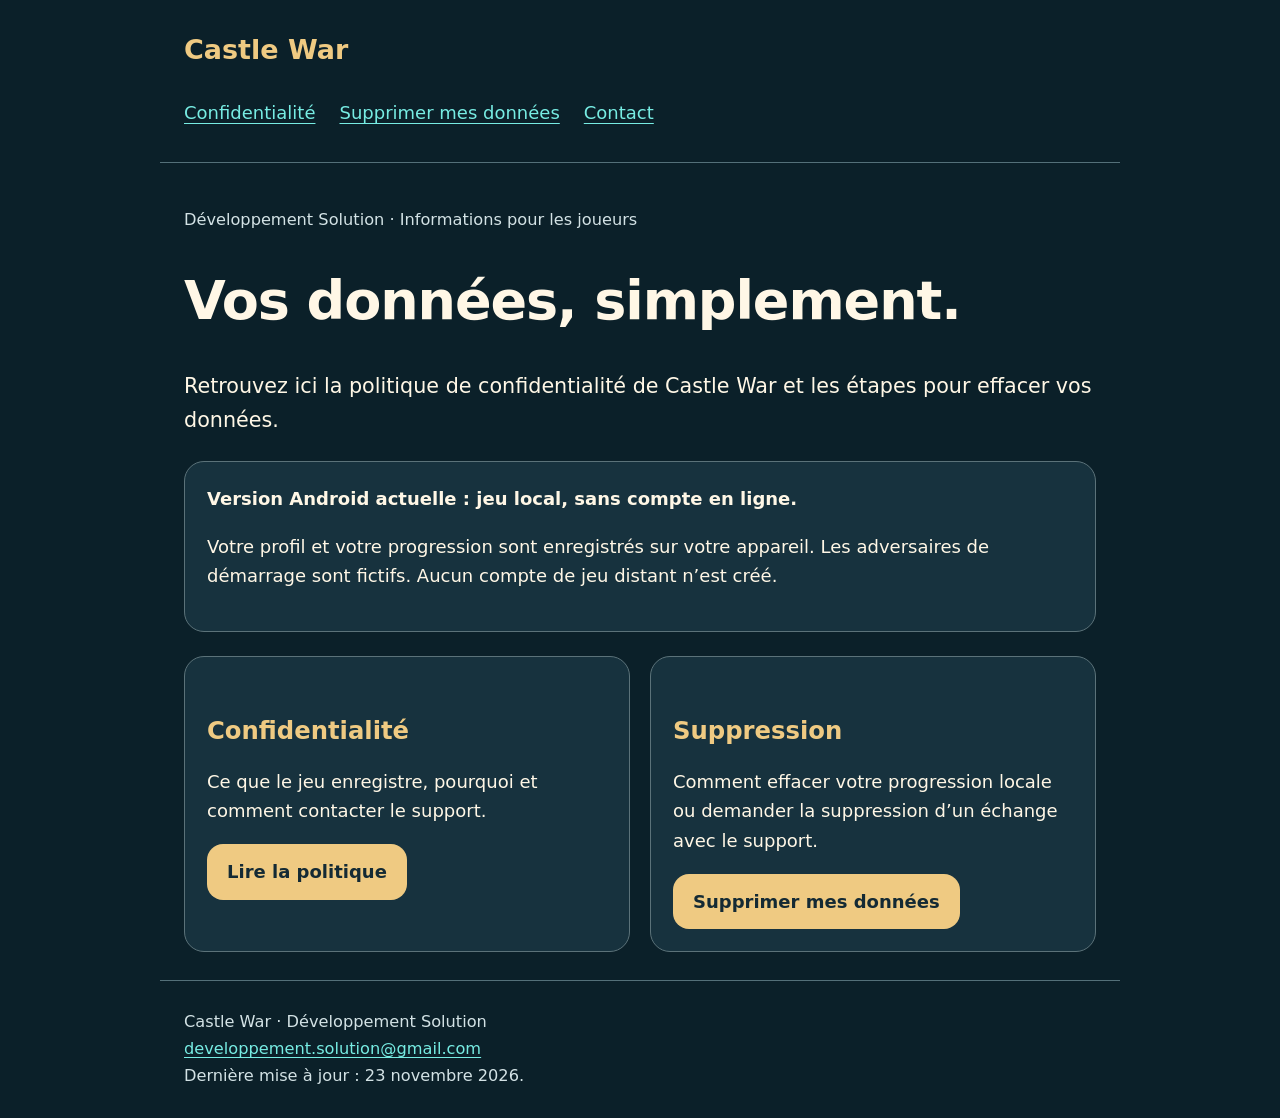
<file: index.html>
<!doctype html>
<html lang="fr"><head><meta charset="utf-8"><meta name="viewport" content="width=device-width,initial-scale=1"><title>Castle War — Confidentialité et données</title><meta name="description" content="Les informations de confidentialité, les étapes pour supprimer vos données et le contact de support de Castle War."><link rel="stylesheet" href="site.css"></head>
<body><header><a href="index.html">Castle War</a><nav aria-label="Navigation"><a href="privacy.html">Confidentialité</a><a href="delete-data.html">Supprimer mes données</a><a href="mailto:developpement.solution@gmail.com?subject=Castle%20War%20-%20Support">Contact</a></nav></header>
<main><p class="date">Développement Solution · Informations pour les joueurs</p><h1>Vos données, simplement.</h1><p class="lead">Retrouvez ici la politique de confidentialité de Castle War et les étapes pour effacer vos données.</p><div class="notice"><strong>Version Android actuelle : jeu local, sans compte en ligne.</strong><p>Votre profil et votre progression sont enregistrés sur votre appareil. Les adversaires de démarrage sont fictifs. Aucun compte de jeu distant n’est créé.</p></div><div class="cards"><section class="card"><h2>Confidentialité</h2><p>Ce que le jeu enregistre, pourquoi et comment contacter le support.</p><a class="button" href="privacy.html">Lire la politique</a></section><section class="card"><h2>Suppression</h2><p>Comment effacer votre progression locale ou demander la suppression d’un échange avec le support.</p><a class="button" href="delete-data.html">Supprimer mes données</a></section></div></main>
<footer>Castle War · Développement Solution<br><a href="mailto:developpement.solution@gmail.com">developpement.solution@gmail.com</a><br>Dernière mise à jour : 23 novembre 2026.</footer></body></html>
</file>
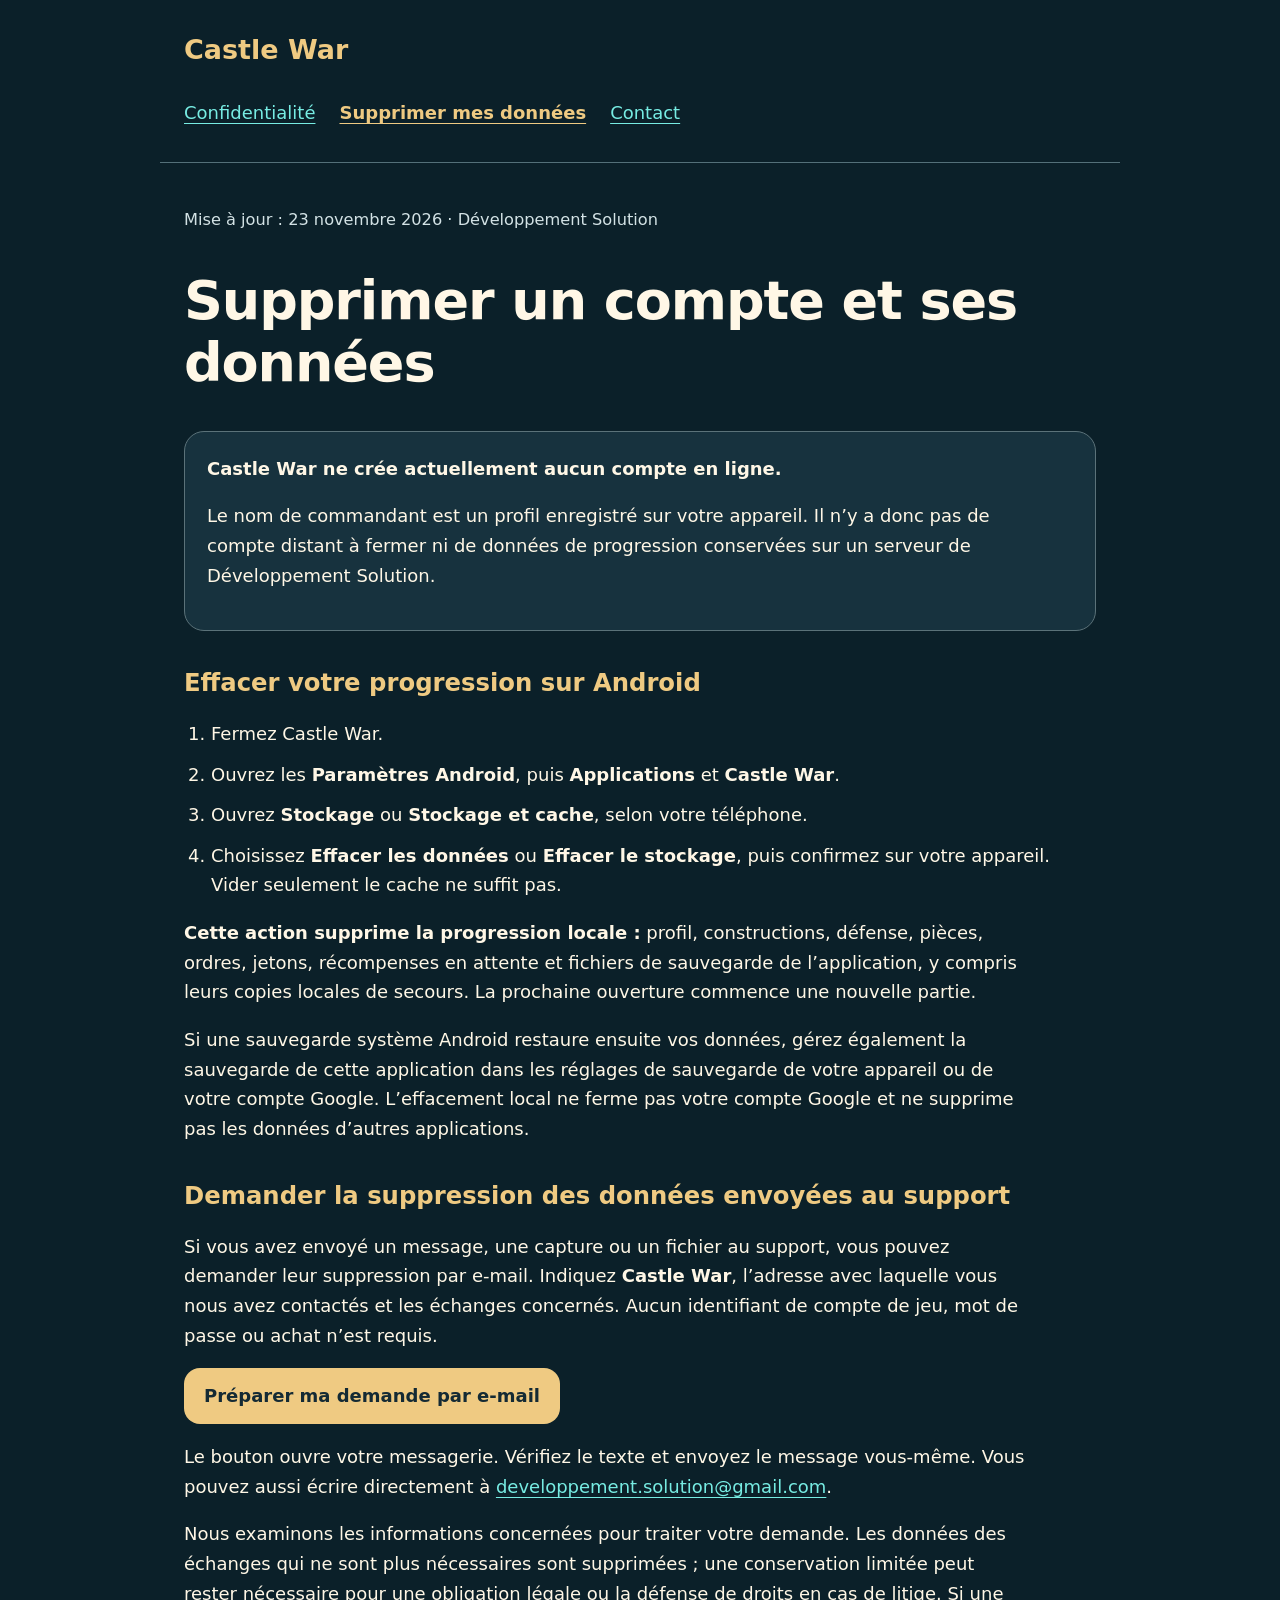
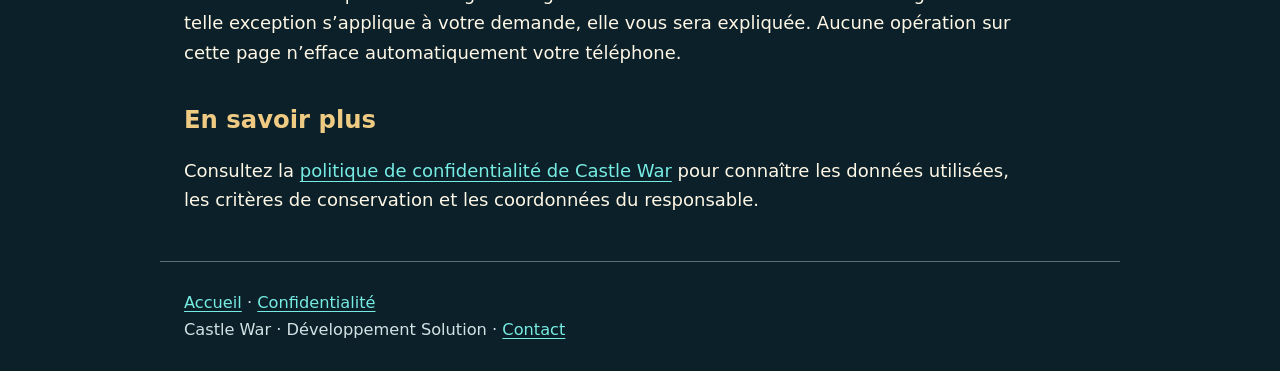
<file: delete-data.html>
<!doctype html>
<html lang="fr"><head><meta charset="utf-8"><meta name="viewport" content="width=device-width,initial-scale=1"><title>Castle War — Supprimer un compte et ses données</title><meta name="description" content="Comment supprimer les données de Castle War et contacter Développement Solution pour une demande de suppression."><link rel="stylesheet" href="site.css"></head>
<body><header><a href="index.html">Castle War</a><nav aria-label="Navigation"><a href="privacy.html">Confidentialité</a><a href="delete-data.html" aria-current="page">Supprimer mes données</a><a href="mailto:developpement.solution@gmail.com?subject=Castle%20War%20-%20Suppression%20de%20donn%C3%A9es">Contact</a></nav></header>
<main><p class="date">Mise à jour : 23 novembre 2026 · Développement Solution</p><h1>Supprimer un compte et ses données</h1><div class="notice"><strong>Castle War ne crée actuellement aucun compte en ligne.</strong><p>Le nom de commandant est un profil enregistré sur votre appareil. Il n’y a donc pas de compte distant à fermer ni de données de progression conservées sur un serveur de Développement Solution.</p></div>
<section><h2>Effacer votre progression sur Android</h2><ol><li>Fermez Castle War.</li><li>Ouvrez les <strong>Paramètres Android</strong>, puis <strong>Applications</strong> et <strong>Castle War</strong>.</li><li>Ouvrez <strong>Stockage</strong> ou <strong>Stockage et cache</strong>, selon votre téléphone.</li><li>Choisissez <strong>Effacer les données</strong> ou <strong>Effacer le stockage</strong>, puis confirmez sur votre appareil. Vider seulement le cache ne suffit pas.</li></ol><p><strong>Cette action supprime la progression locale :</strong> profil, constructions, défense, pièces, ordres, jetons, récompenses en attente et fichiers de sauvegarde de l’application, y compris leurs copies locales de secours. La prochaine ouverture commence une nouvelle partie.</p><p>Si une sauvegarde système Android restaure ensuite vos données, gérez également la sauvegarde de cette application dans les réglages de sauvegarde de votre appareil ou de votre compte Google. L’effacement local ne ferme pas votre compte Google et ne supprime pas les données d’autres applications.</p></section>
<section><h2>Demander la suppression des données envoyées au support</h2><p>Si vous avez envoyé un message, une capture ou un fichier au support, vous pouvez demander leur suppression par e-mail. Indiquez <strong>Castle War</strong>, l’adresse avec laquelle vous nous avez contactés et les échanges concernés. Aucun identifiant de compte de jeu, mot de passe ou achat n’est requis.</p><a class="button" href="mailto:developpement.solution@gmail.com?subject=Castle%20War%20-%20Demande%20de%20suppression%20de%20donn%C3%A9es&amp;body=Bonjour%2C%0AJe%20souhaite%20demander%20la%20suppression%20des%20donn%C3%A9es%20que%20j%27ai%20transmises%20au%20support%20de%20Castle%20War.%0AAdresse%20utilis%C3%A9e%20pour%20mes%20%C3%A9changes%20%3A%0A%C3%89changes%20ou%20fichiers%20concern%C3%A9s%20%3A%0AMerci.">Préparer ma demande par e-mail</a><p>Le bouton ouvre votre messagerie. Vérifiez le texte et envoyez le message vous-même. Vous pouvez aussi écrire directement à <a href="mailto:developpement.solution@gmail.com">developpement.solution@gmail.com</a>.</p><p>Nous examinons les informations concernées pour traiter votre demande. Les données des échanges qui ne sont plus nécessaires sont supprimées ; une conservation limitée peut rester nécessaire pour une obligation légale ou la défense de droits en cas de litige. Si une telle exception s’applique à votre demande, elle vous sera expliquée. Aucune opération sur cette page n’efface automatiquement votre téléphone.</p></section>
<section><h2>En savoir plus</h2><p>Consultez la <a href="privacy.html">politique de confidentialité de Castle War</a> pour connaître les données utilisées, les critères de conservation et les coordonnées du responsable.</p></section></main><footer><a href="index.html">Accueil</a> · <a href="privacy.html">Confidentialité</a><br>Castle War · Développement Solution · <a href="mailto:developpement.solution@gmail.com">Contact</a></footer></body></html>
</file>
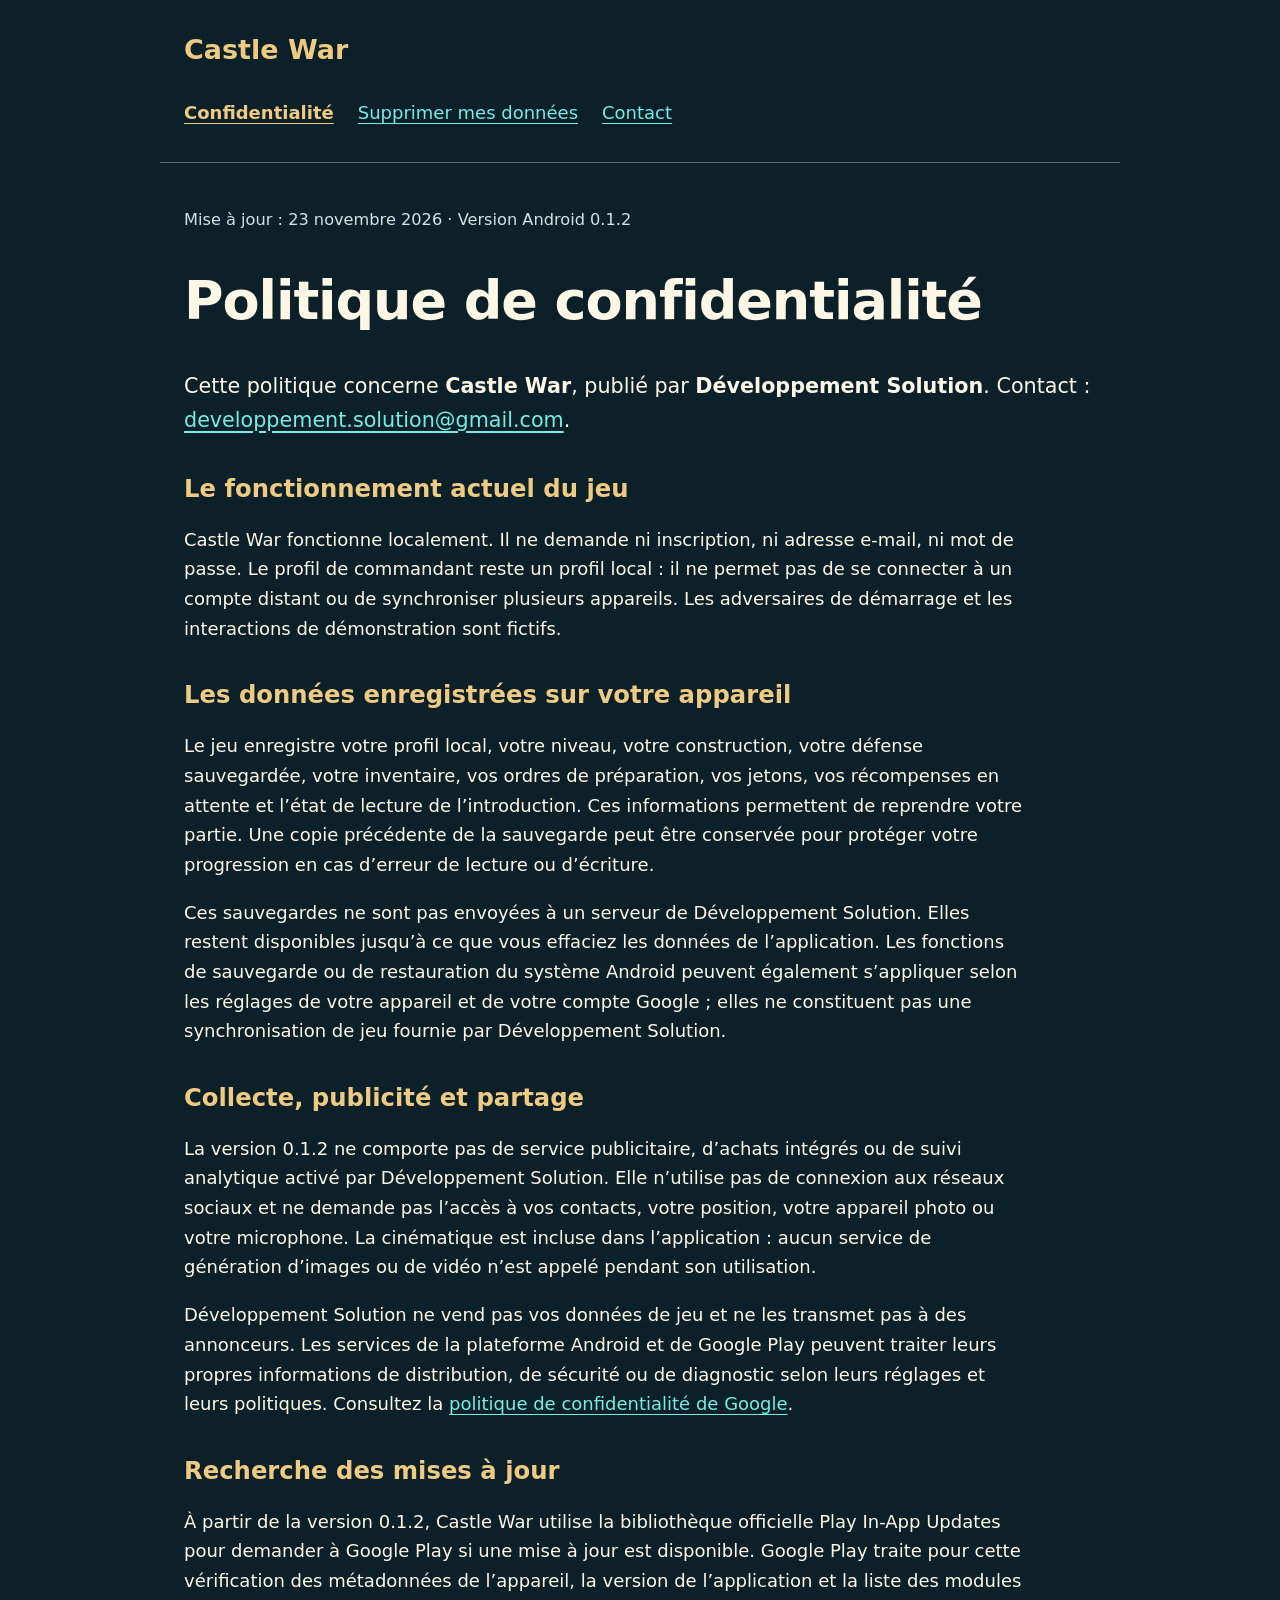
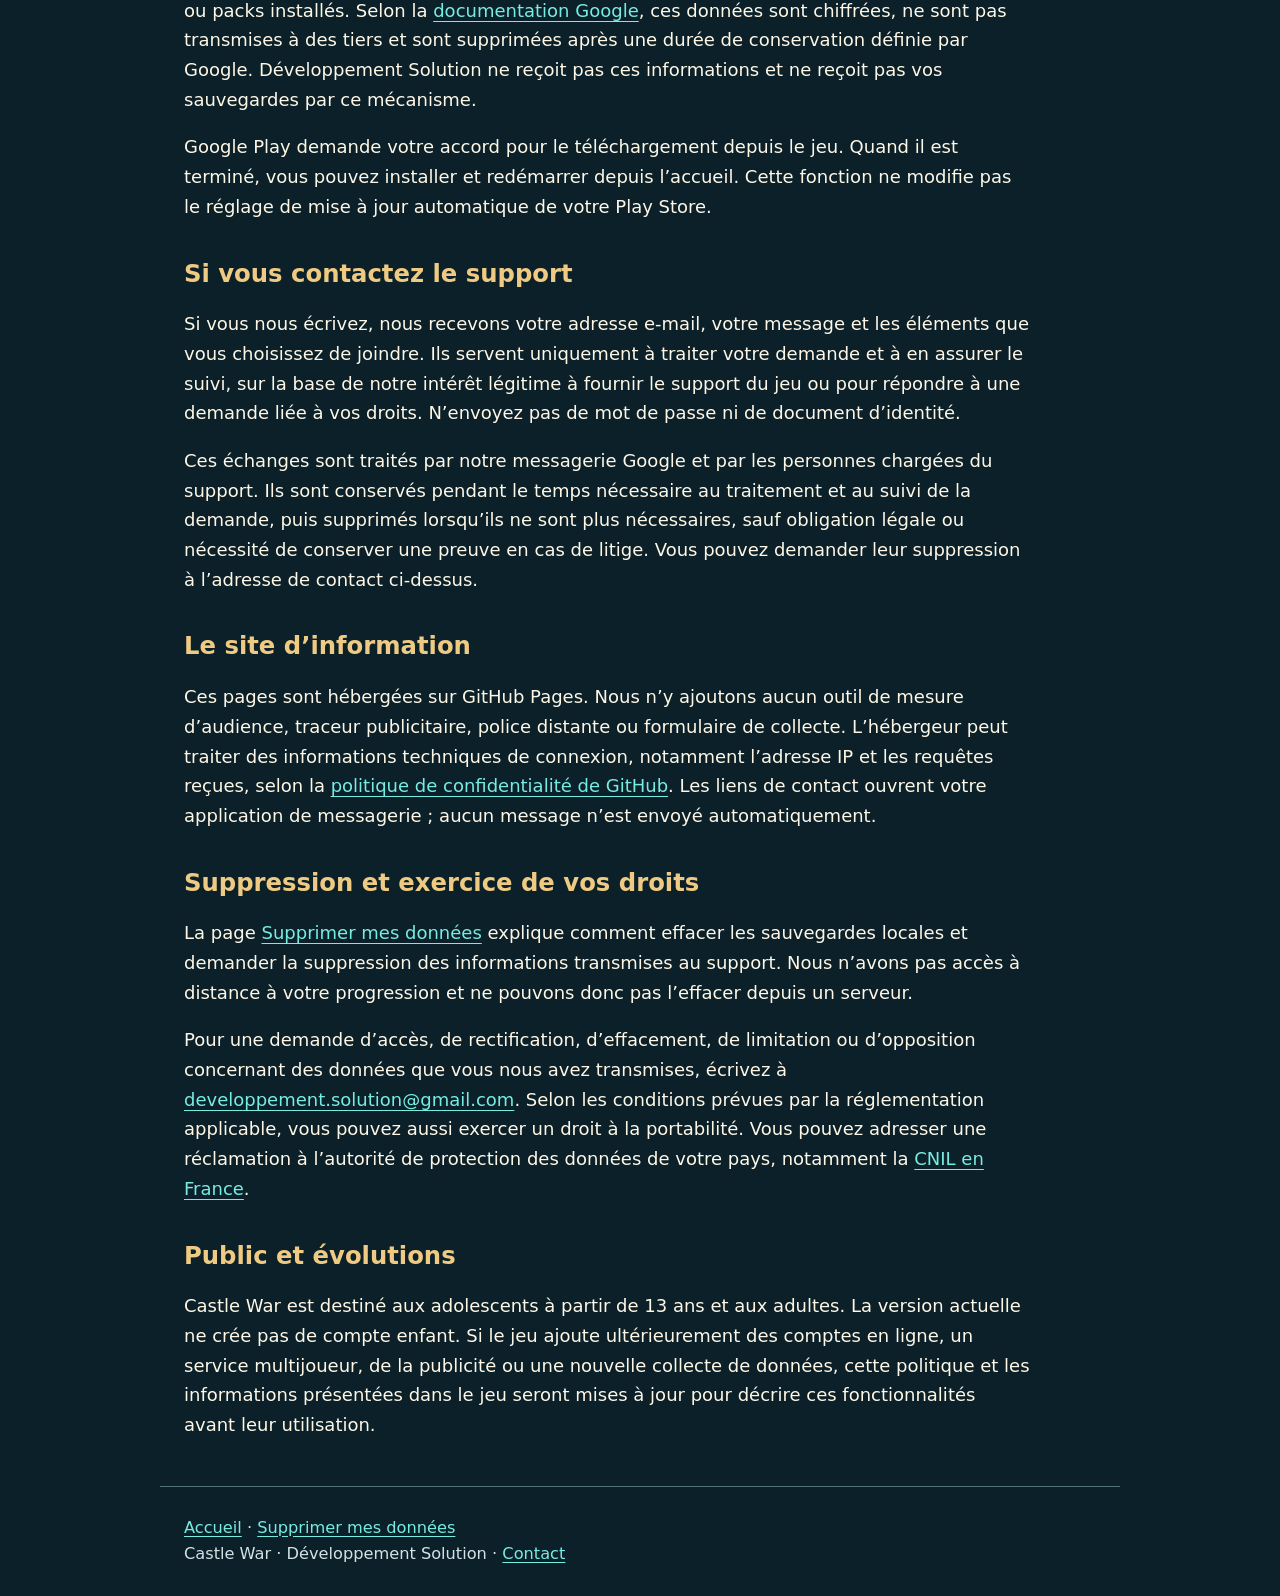
<file: privacy.html>
<!doctype html>
<html lang="fr"><head><meta charset="utf-8"><meta name="viewport" content="width=device-width,initial-scale=1"><title>Castle War — Politique de confidentialité</title><meta name="description" content="Politique de confidentialité de Castle War, publié par Développement Solution."><link rel="stylesheet" href="site.css"></head>
<body><header><a href="index.html">Castle War</a><nav aria-label="Navigation"><a href="privacy.html" aria-current="page">Confidentialité</a><a href="delete-data.html">Supprimer mes données</a><a href="mailto:developpement.solution@gmail.com?subject=Castle%20War%20-%20Confidentialit%C3%A9">Contact</a></nav></header>
<main><p class="date">Mise à jour : 23 novembre 2026 · Version Android 0.1.2</p><h1>Politique de confidentialité</h1><p class="lead">Cette politique concerne <strong>Castle War</strong>, publié par <strong>Développement Solution</strong>. Contact : <a href="mailto:developpement.solution@gmail.com">developpement.solution@gmail.com</a>.</p>
<section><h2>Le fonctionnement actuel du jeu</h2><p>Castle War fonctionne localement. Il ne demande ni inscription, ni adresse e-mail, ni mot de passe. Le profil de commandant reste un profil local : il ne permet pas de se connecter à un compte distant ou de synchroniser plusieurs appareils. Les adversaires de démarrage et les interactions de démonstration sont fictifs.</p></section>
<section><h2>Les données enregistrées sur votre appareil</h2><p>Le jeu enregistre votre profil local, votre niveau, votre construction, votre défense sauvegardée, votre inventaire, vos ordres de préparation, vos jetons, vos récompenses en attente et l’état de lecture de l’introduction. Ces informations permettent de reprendre votre partie. Une copie précédente de la sauvegarde peut être conservée pour protéger votre progression en cas d’erreur de lecture ou d’écriture.</p><p>Ces sauvegardes ne sont pas envoyées à un serveur de Développement Solution. Elles restent disponibles jusqu’à ce que vous effaciez les données de l’application. Les fonctions de sauvegarde ou de restauration du système Android peuvent également s’appliquer selon les réglages de votre appareil et de votre compte Google ; elles ne constituent pas une synchronisation de jeu fournie par Développement Solution.</p></section>
<section><h2>Collecte, publicité et partage</h2><p>La version 0.1.2 ne comporte pas de service publicitaire, d’achats intégrés ou de suivi analytique activé par Développement Solution. Elle n’utilise pas de connexion aux réseaux sociaux et ne demande pas l’accès à vos contacts, votre position, votre appareil photo ou votre microphone. La cinématique est incluse dans l’application : aucun service de génération d’images ou de vidéo n’est appelé pendant son utilisation.</p><p>Développement Solution ne vend pas vos données de jeu et ne les transmet pas à des annonceurs. Les services de la plateforme Android et de Google Play peuvent traiter leurs propres informations de distribution, de sécurité ou de diagnostic selon leurs réglages et leurs politiques. Consultez la <a href="https://policies.google.com/privacy?hl=fr">politique de confidentialité de Google</a>.</p></section>
<section><h2>Recherche des mises à jour</h2><p>À partir de la version 0.1.2, Castle War utilise la bibliothèque officielle Play In-App Updates pour demander à Google Play si une mise à jour est disponible. Google Play traite pour cette vérification des métadonnées de l’appareil, la version de l’application et la liste des modules ou packs installés. Selon la <a href="https://developer.android.com/guide/playcore/in-app-updates#data-safety">documentation Google</a>, ces données sont chiffrées, ne sont pas transmises à des tiers et sont supprimées après une durée de conservation définie par Google. Développement Solution ne reçoit pas ces informations et ne reçoit pas vos sauvegardes par ce mécanisme.</p><p>Google Play demande votre accord pour le téléchargement depuis le jeu. Quand il est terminé, vous pouvez installer et redémarrer depuis l’accueil. Cette fonction ne modifie pas le réglage de mise à jour automatique de votre Play Store.</p></section>
<section><h2>Si vous contactez le support</h2><p>Si vous nous écrivez, nous recevons votre adresse e-mail, votre message et les éléments que vous choisissez de joindre. Ils servent uniquement à traiter votre demande et à en assurer le suivi, sur la base de notre intérêt légitime à fournir le support du jeu ou pour répondre à une demande liée à vos droits. N’envoyez pas de mot de passe ni de document d’identité.</p><p>Ces échanges sont traités par notre messagerie Google et par les personnes chargées du support. Ils sont conservés pendant le temps nécessaire au traitement et au suivi de la demande, puis supprimés lorsqu’ils ne sont plus nécessaires, sauf obligation légale ou nécessité de conserver une preuve en cas de litige. Vous pouvez demander leur suppression à l’adresse de contact ci-dessus.</p></section>
<section><h2>Le site d’information</h2><p>Ces pages sont hébergées sur GitHub Pages. Nous n’y ajoutons aucun outil de mesure d’audience, traceur publicitaire, police distante ou formulaire de collecte. L’hébergeur peut traiter des informations techniques de connexion, notamment l’adresse IP et les requêtes reçues, selon la <a href="https://docs.github.com/en/site-policy/privacy-policies/github-general-privacy-statement">politique de confidentialité de GitHub</a>. Les liens de contact ouvrent votre application de messagerie ; aucun message n’est envoyé automatiquement.</p></section>
<section><h2>Suppression et exercice de vos droits</h2><p>La page <a href="delete-data.html">Supprimer mes données</a> explique comment effacer les sauvegardes locales et demander la suppression des informations transmises au support. Nous n’avons pas accès à distance à votre progression et ne pouvons donc pas l’effacer depuis un serveur.</p><p>Pour une demande d’accès, de rectification, d’effacement, de limitation ou d’opposition concernant des données que vous nous avez transmises, écrivez à <a href="mailto:developpement.solution@gmail.com?subject=Castle%20War%20-%20Mes%20donn%C3%A9es">developpement.solution@gmail.com</a>. Selon les conditions prévues par la réglementation applicable, vous pouvez aussi exercer un droit à la portabilité. Vous pouvez adresser une réclamation à l’autorité de protection des données de votre pays, notamment la <a href="https://www.cnil.fr/fr/plaintes">CNIL en France</a>.</p></section>
<section><h2>Public et évolutions</h2><p>Castle War est destiné aux adolescents à partir de 13 ans et aux adultes. La version actuelle ne crée pas de compte enfant. Si le jeu ajoute ultérieurement des comptes en ligne, un service multijoueur, de la publicité ou une nouvelle collecte de données, cette politique et les informations présentées dans le jeu seront mises à jour pour décrire ces fonctionnalités avant leur utilisation.</p></section>
</main><footer><a href="index.html">Accueil</a> · <a href="delete-data.html">Supprimer mes données</a><br>Castle War · Développement Solution · <a href="mailto:developpement.solution@gmail.com">Contact</a></footer></body></html>
</file>
<file: site.css>
:root{color-scheme:dark;--bg:#0b2029;--panel:#17323e;--ink:#fff7e6;--muted:#d3e2e5;--gold:#efca82;--cyan:#77ece3}*{box-sizing:border-box}html{font:18px/1.65 system-ui,-apple-system,BlinkMacSystemFont,"Segoe UI",sans-serif}body{margin:0;background:var(--bg);color:var(--ink)}a{color:var(--cyan);text-underline-offset:.2em}a:focus-visible{outline:3px solid var(--gold);outline-offset:5px}header,main,footer{max-width:960px;margin:auto;padding:28px 24px}header{border-bottom:1px solid #547079}header>a{font-size:1.5rem;font-weight:800;color:var(--gold);text-decoration:none}nav{display:flex;gap:12px 24px;flex-wrap:wrap;margin-top:18px}nav a{padding:7px 0}nav a[aria-current=page]{color:var(--gold);font-weight:700}h1{font-size:clamp(2rem,6vw,3rem);line-height:1.15;letter-spacing:-.02em}h2{font-size:1.35rem;color:var(--gold);line-height:1.3;margin-top:2rem}p,li{max-width:74ch}li{margin:.6rem 0}.lead{font-size:1.15rem}.date,footer{color:var(--muted);font-size:.9rem}.notice,.card{background:var(--panel);border:1px solid #5b7279;border-radius:20px;padding:22px;margin:24px 0}.cards{display:grid;grid-template-columns:1fr 1fr;gap:20px}.cards .card{margin:0}.button{display:inline-block;background:var(--gold);color:#142a34;padding:13px 20px;border-radius:16px;text-decoration:none;font-weight:750;min-height:52px}footer{border-top:1px solid #547079;overflow-wrap:anywhere}code{overflow-wrap:anywhere}ol{padding-left:1.5rem}@media(max-width:620px){.cards{grid-template-columns:1fr}header,main,footer{padding:24px 18px}nav{gap:8px 20px}.notice,.card{padding:18px}}@media(prefers-reduced-motion:no-preference){a{transition:color .15s,background .15s}}@media print{body{background:white;color:black}h2,a,header>a{color:#183e4b}.notice,.card{background:white;border-color:#777}nav{display:none}}
</file>
